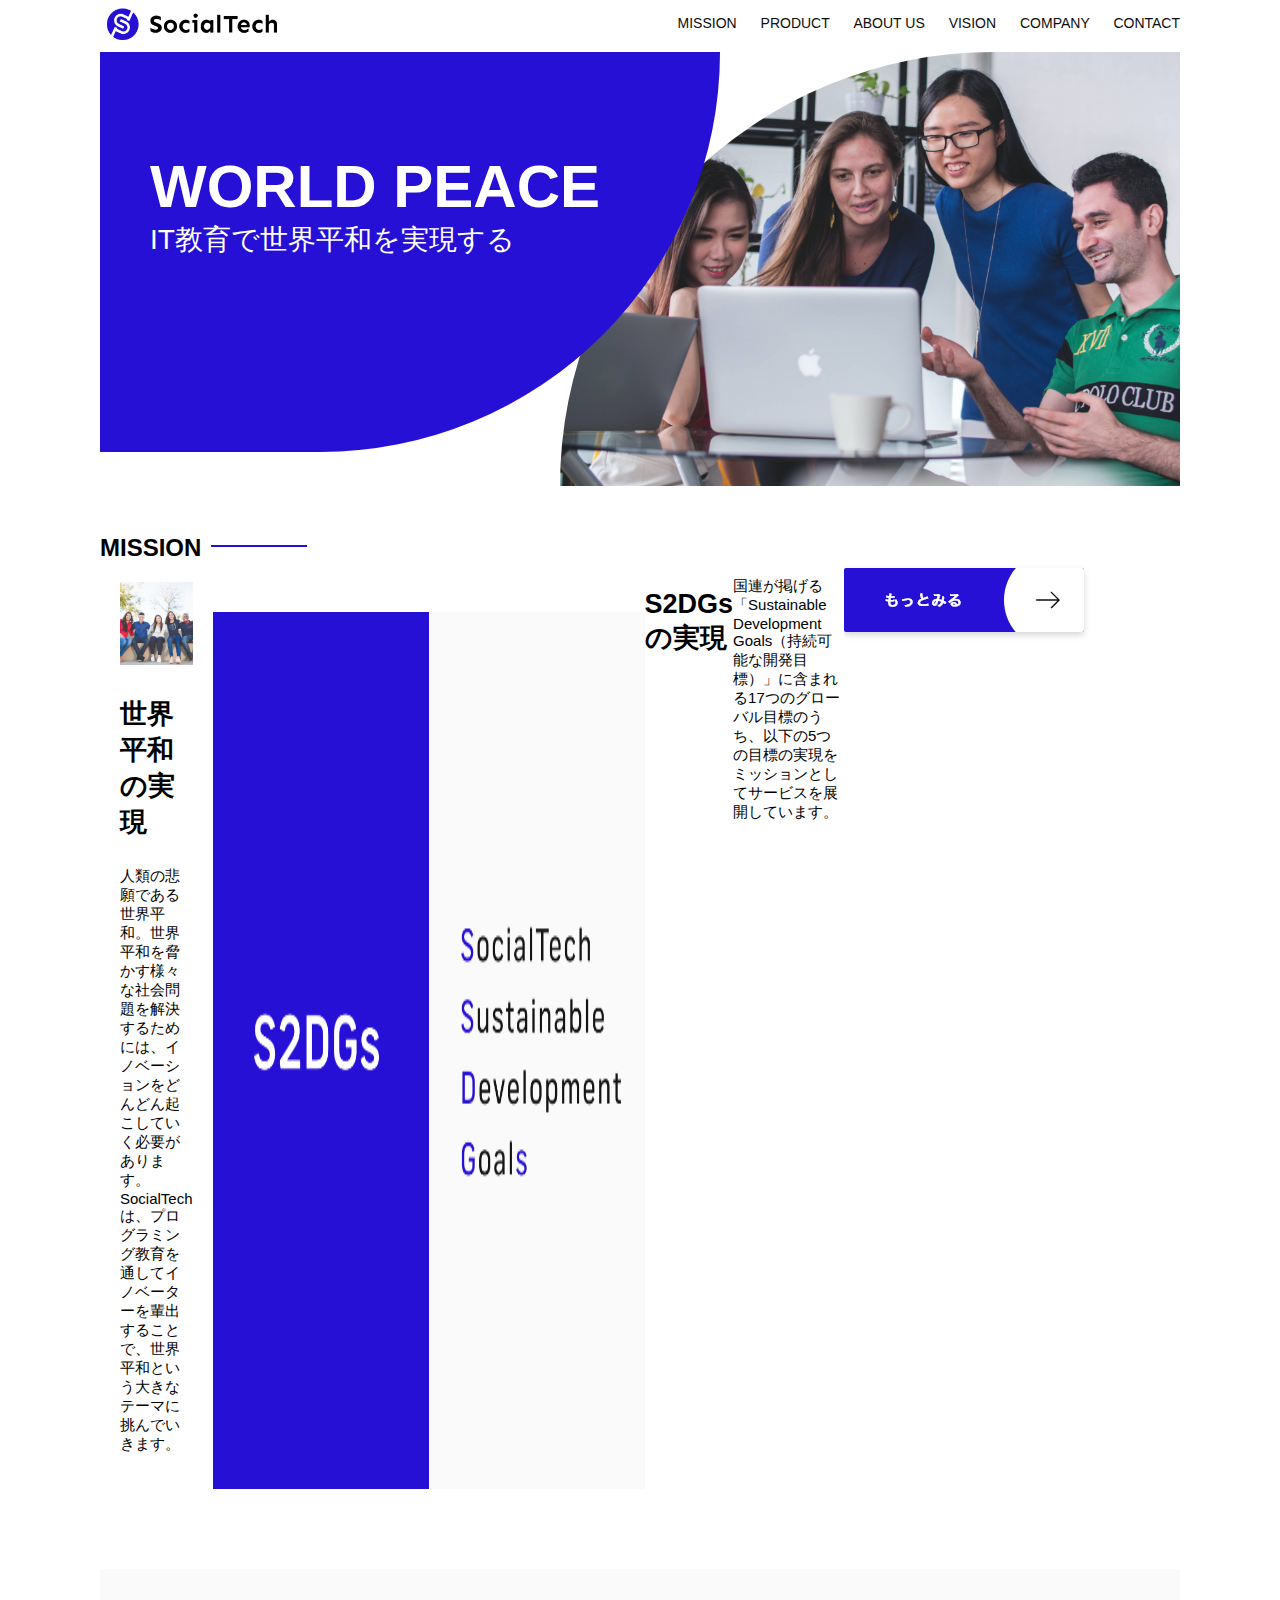
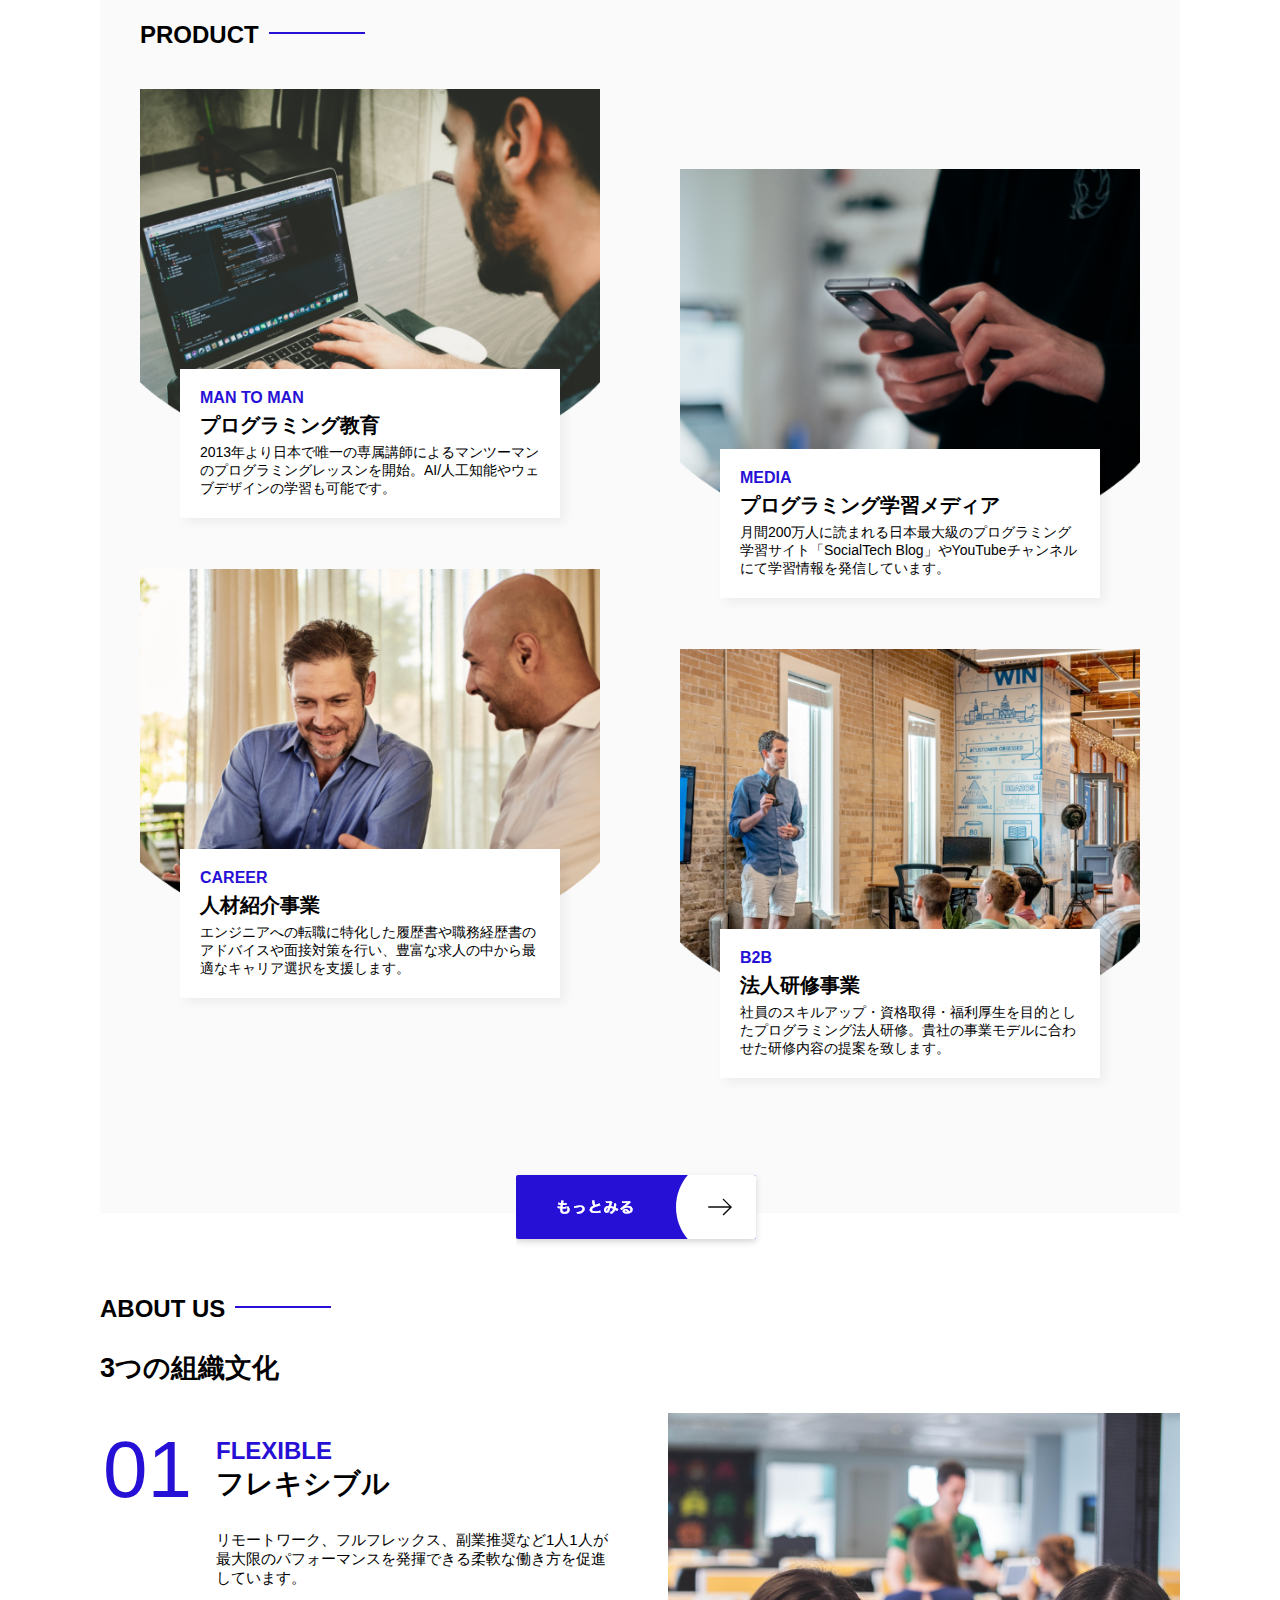
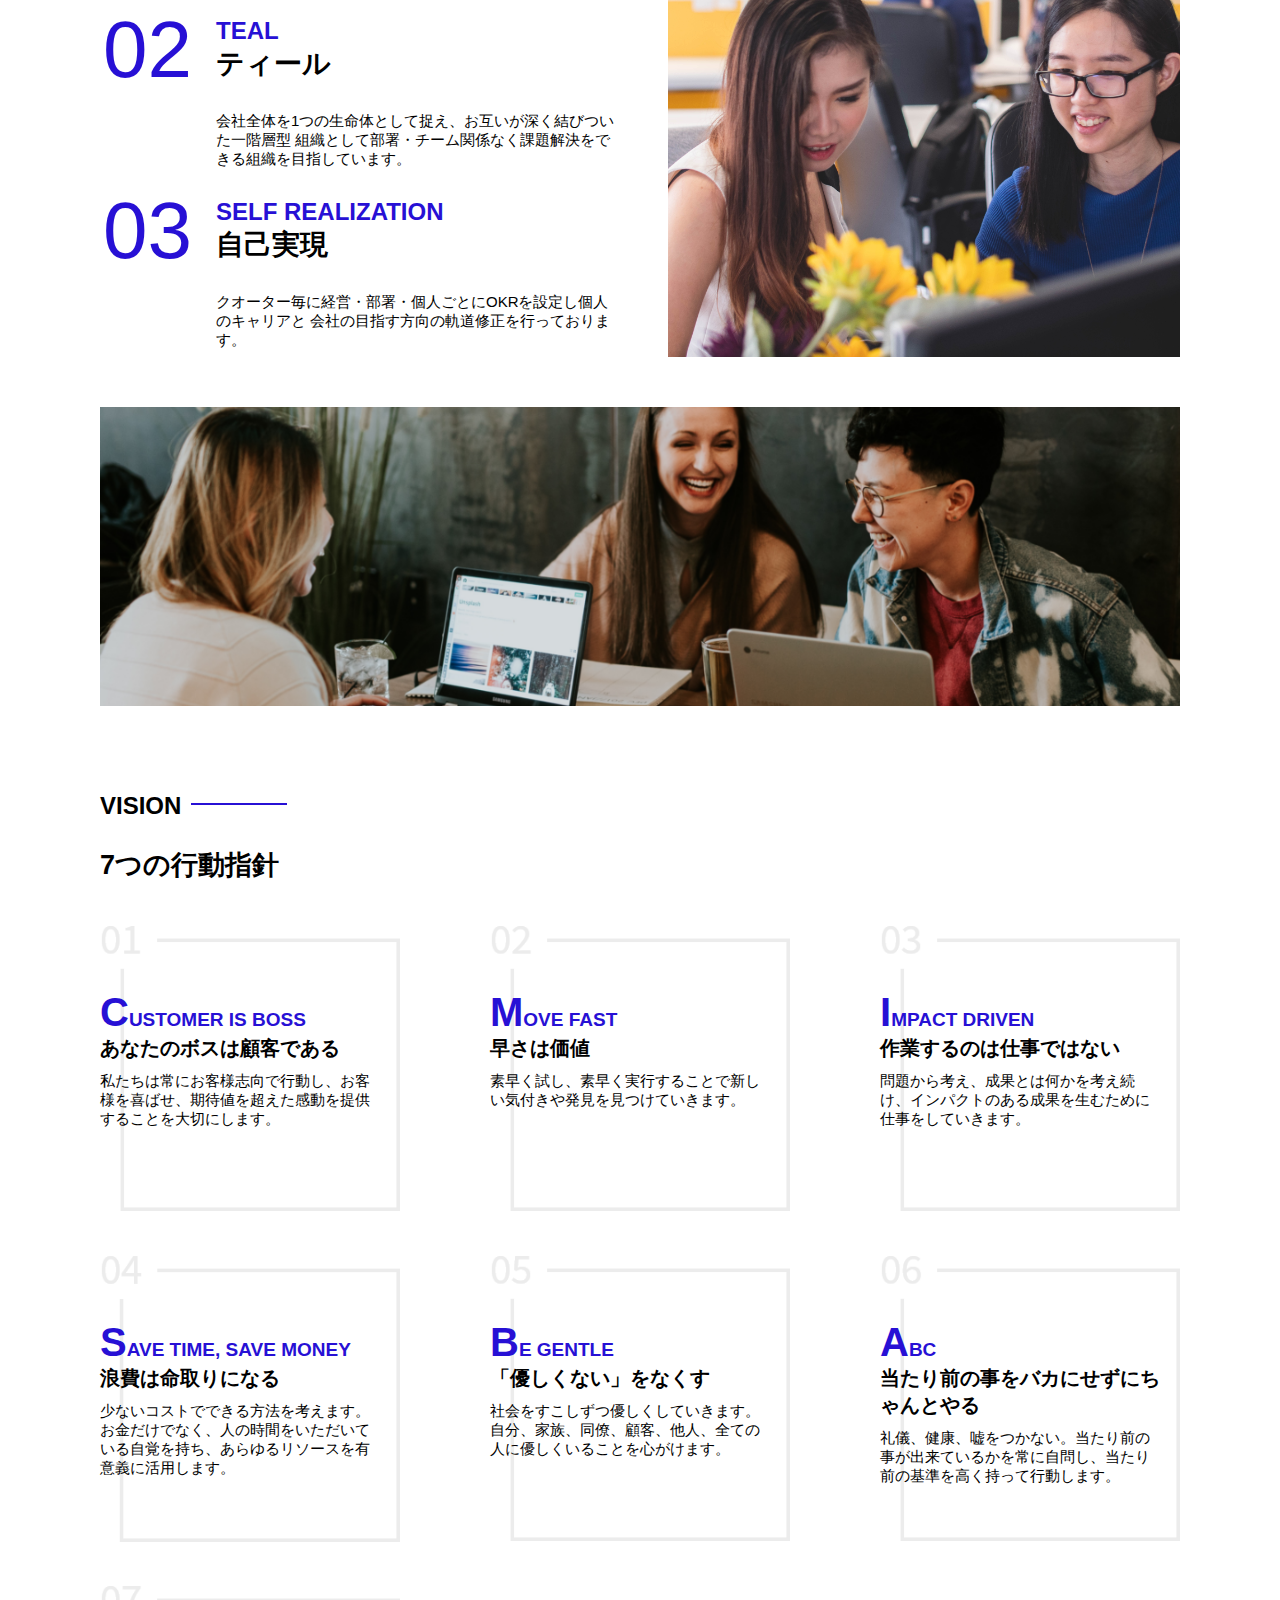
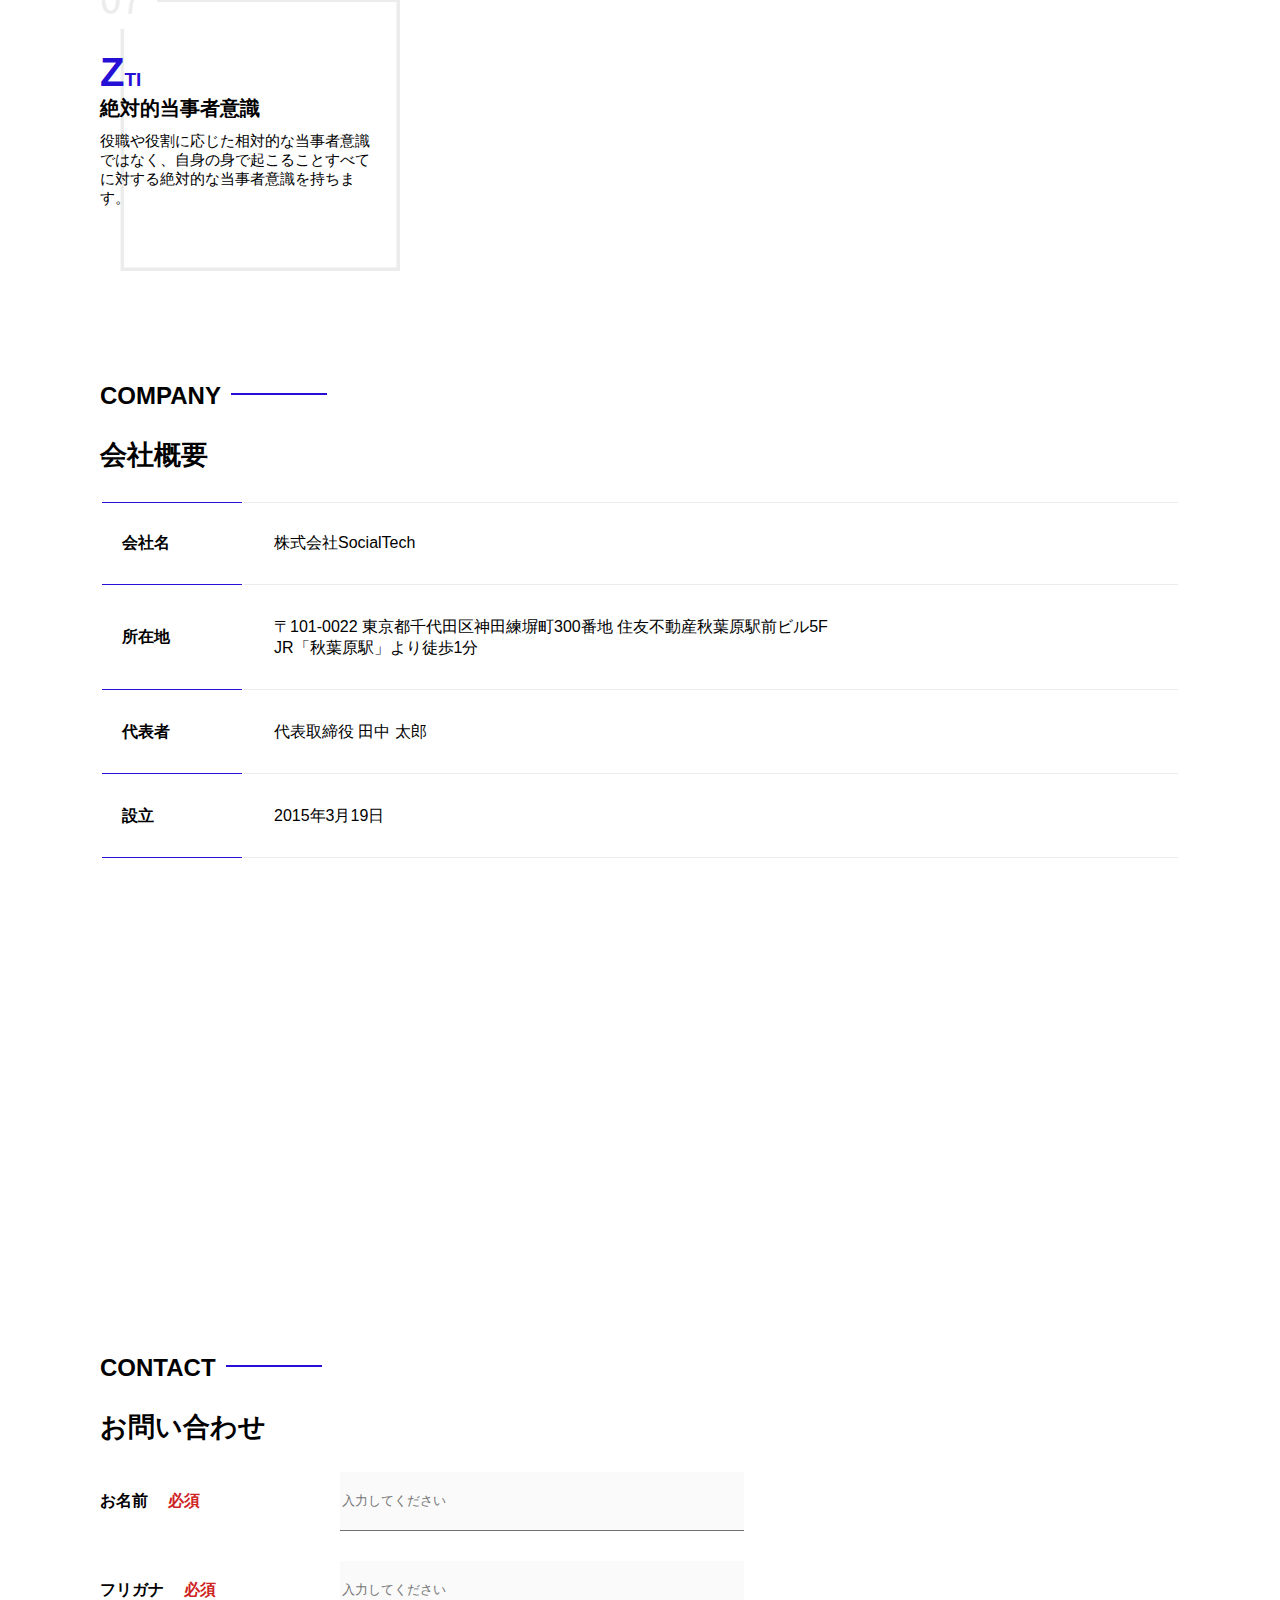
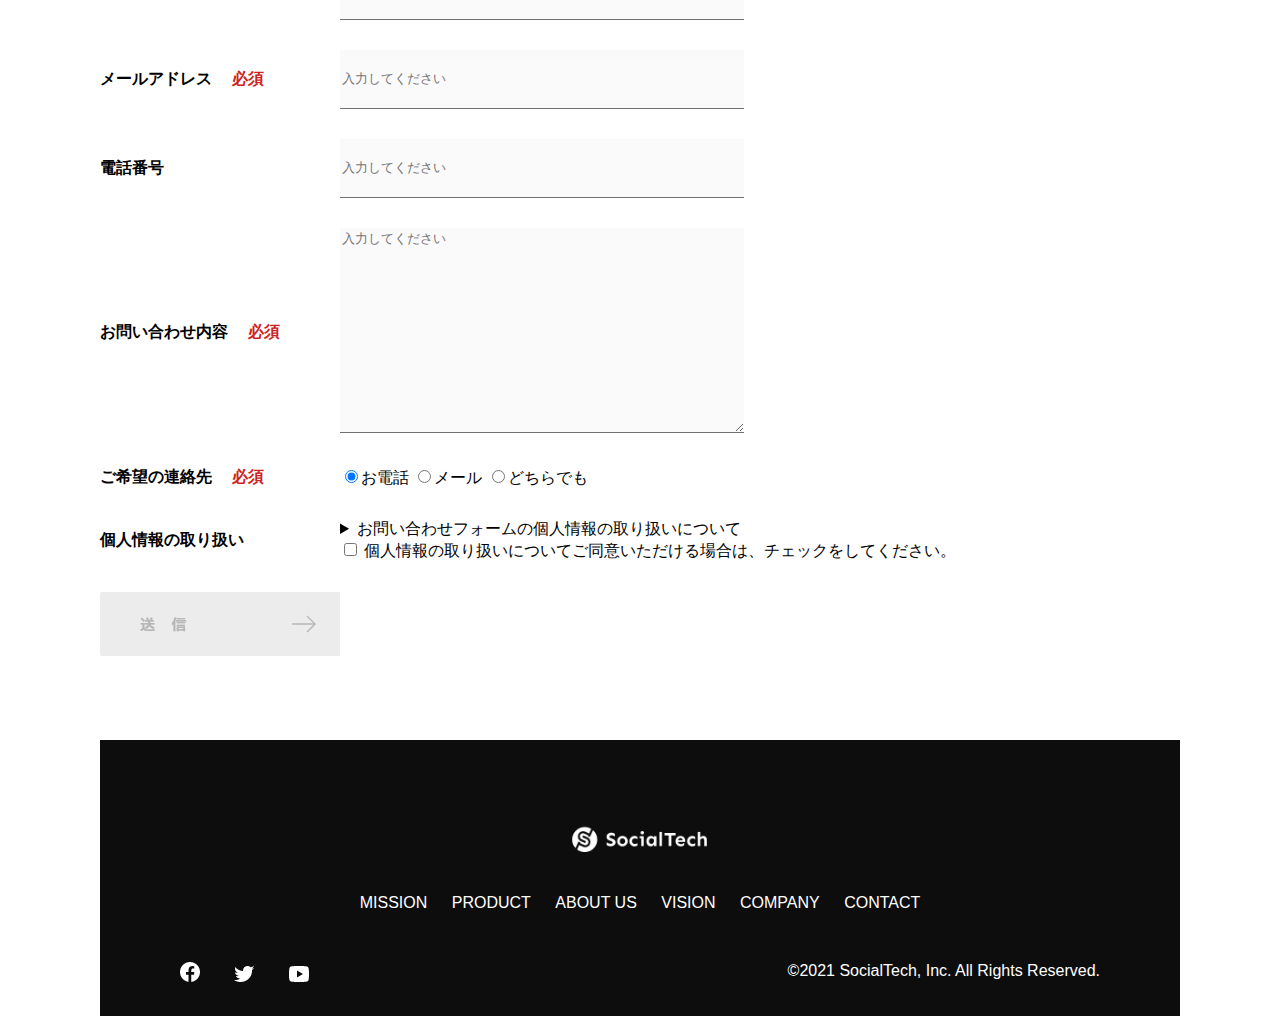
<file: index.html>
<!DOCTYPE html>
<html>
    <head>
        <title>SocialTech</title>
        <meta charset="UTF-8">
        <meta name="description" content="SocialTechはEdTech業界のリーディングカンパニーを目指します。">
        <meta name="viewport" content="width=device-width, initial-scale=1.0">
        <link rel="stylesheet" href="style.css">
    </head>
    <body>
         <!-- ヘッダー -->
        <header>
             <!-- ロゴ -->
     <a href="index.html" id="logo"><img src="images/logo.png" alt="トップページに戻る"></a>

         <!-- PC用ナビゲーション -->
         <nav id="nav-pc">
            <a href="mission.html">MISSION</a>
            <a href="product.html">PRODUCT</a>
            <a href="index.html#aboutus">ABOUT US</a>
            <a href="index.html#vision">VISION</a>
            <a href="index.html#company">COMPANY</a>
            <a href="index.html#contact">CONTACT</a>
                 <!-- スマホ用メニューボタン -->
     <img id="menu-sp" src="images/button-menu.png" alt="ナビゲーションを開く" onclick="document.getElementById('nav-sp').style.display = 'block'">
          <!-- スマホ用ナビゲーション -->
          <nav id="nav-sp">
            <img id="close" src="images/button-close.png" alt="ナビゲーションを閉じる" onclick="document.getElementById('nav-sp').style.display = 'none'">
            <a id="logo-sp" href="index.html" onclick="document.getElementById('nav-sp').style.display = 'none'"><img
                src="images/logo-sp.png" alt="トップページに戻る"></a>
            <a class="menu" href="mission.html" onclick="document.getElementById('nav-sp').style.display = 'none'">MISSION</a>
            <a class="menu" href="product.html" onclick="document.getElementById('nav-sp').style.display = 'none'">PRODUCT</a>
            <a class="menu" href="index.html#aboutus" onclick="document.getElementById('nav-sp').style.display = 'none'">ABOUT
              US</a>
            <a class="menu" href="index.html#vision"
              onclick="document.getElementById('nav-sp').style.display = 'none'">VISION</a>
            <a class="menu" href="index.html#company"
              onclick="document.getElementById('nav-sp').style.display = 'none'">COMPANY</a>
            <a class="menu" href="index.html#contact"
              onclick="document.getElementById('nav-sp').style.display = 'none'">CONTACT</a>
            <div id="sns">
              <a href="https://www.facebook.com/sejuku2013"><img src="images/button-facebook.png" alt="Facebookのリンク"></a>
              <a href="https://twitter.com/samuraijuku"><img src="images/button-twitter.png" alt="Twitterのリンク"></a>
              <a href="https://www.youtube.com/channel/UCCFOQO5aDK0xXam4cUQXT8g"><img src="images/button-youtube.png" alt="YouTubeのリンク"></a>
            </div>
          </nav>
        </header>
        <main>
            <article>
                       <!-- メインビジュアル -->
       <section id="main-visual">
        <div id="main-message">
            <h1>WORLD PEACE</h1>
            <p>IT教育で世界平和を実現する</p>
        </div>
        <img src="images/index/index-main.png" alt="PCの周りに集まる多国籍の仲間たち">
        </section>
               <!--ミッション-->
       <section id="mission">
        <h2 class="index-h2">MISSION</h2>
        <div id="mission-flex">
          <div>
            <img id="mission-photo" src="images/index/index-mission.png" alt="屋外のベンチで写真を撮影する多国籍の仲間たち">
            <h3>世界平和の実現</h3>
            <p>
              人類の悲願である世界平和。世界平和を脅かす様々な社会問題を解決するためには、イノベーションをどんどん起こしていく必要があります。SocialTechは、プログラミング教育を通してイノベーターを輩出することで、世界平和という大きなテーマに挑んでいきます。
            </p>
          </div>
          <img id="s2dgs" src="images/index/s2dgs.png" alt="S2DGs">
          <h3>S2DGsの実現</h3>
          <p>国連が掲げる「Sustainable Development Goals（持続可能な開発目標）」に含まれる17つのグローバル目標のうち、以下の5つの目標の実現をミッションとしてサービスを展開しています。</p>
          <a href="mission.html">
            <img src="images/button-more.png" alt="もっとみる">
          </a>
          <div>
          </div>
        </div>
      </section>
      <section id="product">
        <h2 class="index-h2">PRODUCT</h2>
        <div>
          <div id="product-left">
            <div>
              <img class="product-photo" src="images/index/index-mantoman.png" alt="PCでコードを書く男性">
              <div class="product-explain">
                <span>MAN TO MAN</span>
                <h3>プログラミング教育</h3>
                <p>2013年より日本で唯一の専属講師によるマンツーマンのプログラミングレッスンを開始。AI/人工知能やウェブデザインの学習も可能です。</p>
              </div>
            </div>
            <div>
              <img class="product-photo" src="images/index/index-career.png" alt="笑顔で話し合う2人の男性">
              <div class="product-explain">
                <span>CAREER</span>
                <h3>人材紹介事業</h3>
                <p>エンジニアへの転職に特化した履歴書や職務経歴書のアドバイスや面接対策を行い、豊富な求人の中から最適なキャリア選択を支援します。</p>
              </div>
            </div>
          </div>
          <div id="product-right">
            <div>
              <img class="product-photo" src="images/index/index-media.png" alt="スマートフォンを操作する人">
              <div class="product-explain">
                <span>MEDIA</span>
                <h3>プログラミング学習メディア</h3>
                <p>月間200万人に読まれる日本最大級のプログラミング学習サイト「SocialTech Blog」やYouTubeチャンネルにて学習情報を発信しています。</p>
              </div>
            </div>
            <div>
              <img class="product-photo" src="images/index/index-b2b.png" alt="講演中の男性とそれを聴く人々">
              <div class="product-explain">
                <span>B2B</span>
                <h3>法人研修事業</h3>
                <p>社員のスキルアップ・資格取得・福利厚生を目的としたプログラミング法人研修。貴社の事業モデルに合わせた研修内容の提案を致します。</p>
              </div>
            </div>
          </div>
        </div>
        <div>
          <a id="product-more" href="product.html">
            <img src="images/button-more.png" alt="もっとみる">
          </a>
        </div>
          </div>
        </div>
      </section>
             <!---ABOUT US-->
             <section id="aboutus">
              <h2 class="index-h2">ABOUT US</h2>
              <h3>3つの組織文化</h3>
              <div>
                <table class="culture-table">
                  <tr>
                    <td>
                      <span class="culture-num">01</span>
                    </td>
                    <td>
                      <span class="culture-en">FLEXIBLE</span>
                      <span class="culture-jp">フレキシブル</span>
                    </td>
                  </tr>
                  <tr>
                    <td>
                      <!--空のセル-->
                    </td>
                    <td>
                      <p class="culture-description">
                        リモートワーク、フルフレックス、副業推奨など1人1人が最大限のパフォーマンスを発揮できる柔軟な働き方を促進しています。
                      </p>
                    </td>
                  </tr>
                  <tr>
                    <td>
                      <span class="culture-num">02</span>
                    </td>
                    <td>
                      <span class="culture-en">TEAL</span>
                      <span class="culture-jp">ティール</span>
                    </td>
                  </tr>
                  <tr>
                    <td>
                      <!--空のセル-->
                    </td>
                    <td>
                      <p class="culture-description">
                        会社全体を1つの生命体として捉え、お互いが深く結びついた一階層型
                        組織として部署・チーム関係なく課題解決をできる組織を目指しています。
                      </p>
                    </td>
                  </tr>
                  <tr>
                    <td>
                      <span class="culture-num">03</span>
                    </td>
                    <td>
                      <span class="culture-en">SELF REALIZATION</span>
                      <span class="culture-jp">自己実現</span>
                    </td>
                  </tr>
                  <tr>
                    <td>
                      <!--空のセル-->
                    </td>
                    <td>
                      <p class="culture-description">
                        クオーター毎に経営・部署・個人ごとにOKRを設定し個人のキャリアと
                        会社の目指す方向の軌道修正を行っております。
                      </p>
                    </td>
                  </tr>
                </table>
                <img class="culture-img" src="images/index/index-aboutus1.png" alt="笑顔で話し合う2人の女性">
              </div>
              <img class="culture-img2" src="images/index/index-aboutus2.png" alt="笑顔で話し合う3人の男女">
            </section>
                   <!-- VISION -->
       <section id="vision">
        <h2 class="index-h2">VISION</h2>
        <h3>7つの行動指針</h3>
        <div>
          <div class="vision-box">
            <img src="images/index/vision-01.png" alt="01">
            <span>
              <h4>CUSTOMER IS BOSS</h4>
              <h5>あなたのボスは顧客である</h5>
              <p>私たちは常にお客様志向で行動し、お客様を喜ばせ、期待値を超えた感動を提供することを大切にします。</p>
            </span>
          </div>
          <div class="vision-box">
            <img src="images/index/vision-02.png" alt="02">
            <span>
              <h4>MOVE FAST</h4>
              <h5>早さは価値</h5>
              <p>素早く試し、素早く実行することで新しい気付きや発見を見つけていきます。</p>
            </span>
          </div>
          <div class="vision-box">
            <img src="images/index/vision-03.png" alt="03">
            <span>
              <h4>IMPACT DRIVEN</h4>
              <h5>作業するのは仕事ではない</h5>
              <p>問題から考え、成果とは何かを考え続け、インパクトのある成果を生むために仕事をしていきます。</p>
            </span>
          </div>
          <div class="vision-box">
            <img src="images/index/vision-04.png" alt="04">
            <span>
              <h4>SAVE TIME, SAVE MONEY</h4>
              <h5>浪費は命取りになる</h5>
              <p>少ないコストでできる方法を考えます。お金だけでなく、人の時間をいただいている自覚を持ち、あらゆるリソースを有意義に活用します。</p>
            </span>
          </div>
          <div class="vision-box">
            <img src="images/index/vision-05.png" alt="05">
            <span>
              <h4>BE GENTLE</h4>
              <h5>「優しくない」をなくす</h5>
              <p>社会をすこしずつ優しくしていきます。自分、家族、同僚、顧客、他人、全ての人に優しくいることを心がけます。</p>
            </span>
          </div>
          <div class="vision-box">
            <img src="images/index/vision-06.png" alt="06">
            <span>
              <h4>ABC</h4>
              <h5>当たり前の事をバカにせずにちゃんとやる</h5>
              <p>礼儀、健康、嘘をつかない。当たり前の事が出来ているかを常に自問し、当たり前の基準を高く持って行動します。</p>
            </span>
          </div>
          <div class="vision-box">
            <img src="images/index/vision-07.png" alt="07">
            <span>
              <h4>ZTI</h4>
              <h5>絶対的当事者意識</h5>
              <p>役職や役割に応じた相対的な当事者意識ではなく、自身の身で起こることすべてに対する絶対的な当事者意識を持ちます。</p>
            </span>
          </div>
        </div>
      </section>
            <!-- COMPANY -->
            <section id="company">
              <h2 class="index-h2">COMPANY</h2>
              <h3>会社概要</h3>
              <table id="company-table">
                <tr>
                  <th class="tableheader-first">会社名</th>
                  <td class="cell-first">株式会社SocialTech</td>
                </tr>
                <tr>
                  <th class="tableheader">所在地</th>
                  <td class="cell">〒101-0022 東京都千代田区神田練塀町300番地 住友不動産秋葉原駅前ビル5F<br>JR「秋葉原駅」より徒歩1分</td>
                </tr>
                <tr>
                  <th class="tableheader">代表者</th>
                  <td class="cell">代表取締役 田中 太郎</td>
                </tr>
                <tr>
                  <th class="tableheader">設立</th>
                  <td class="cell">2015年3月19日</td>
                </tr>
              </table>
              <iframe
              src="https://www.google.com/maps/embed?pb=!1m18!1m12!1m3!1d3240.0688551336807!2d139.7720776771055!3d35.69992317258124!2m3!1f0!2f0!3f0!3m2!1i1024!2i768!4f13.1!3m3!1m2!1s0x60188fee13660e23%3A0x77137876edf742ac!2z5L2P5Y-L5LiN5YuV55Sj56eL6JGJ5Y6f6aeF5YmN44OT44Or!5e0!3m2!1sja!2sjp!4v1704858013291!5m2!1sja!2sjp"
              style="border:0;" allowfullscreen="" loading="lazy">
            </iframe>
            </section>
                  <!-- お問い合わせフォーム -->
       <section id="contact">
        <h2 class="index-h2">CONTACT</h2>
        <h3>お問い合わせ</h3>
        <form>
          <div>
            <div class="contact-heading">
              <label class="contact-label">お名前<span class="contact-span">必須</span></label>
            </div>
            <div>
              <input type="text" name="name" placeholder="入力してください" class="contact-textbox">
            </div>
          </div>
          <div>
            <div class="contact-heading">
              <label class="contact-label">フリガナ<span class="contact-span">必須</span></label>
            </div>
            <div>
              <input type="text" name="hurigana" placeholder="入力してください" class="contact-textbox">
            </div>
          </div>
          <div>
            <div class="contact-heading">
              <label class="contact-label">メールアドレス<span class="contact-span">必須</span></label>
            </div>
            <div>
              <input type="text" name="email" placeholder="入力してください" class="contact-textbox">
            </div>
          </div>
          <div>
            <div class="contact-heading">
              <label class="contact-label">電話番号</label>
            </div>
            <div>
              <input type="text" name="tel" placeholder="入力してください" class="contact-textbox">
            </div>
          </div>
          <div>
            <div class="contact-heading">
              <label class="contact-label">お問い合わせ内容<span class="contact-span">必須</span></label>
            </div>
            <div>
              <textarea class="contact-textarea" placeholder="入力してください" name="message"></textarea>
            </div>
          </div>
          <div>
            <div class="contact-heading">
              <label class="contact-label">ご希望の連絡先<span class="contact-span">必須</span></label>
            </div>
            <div>
              <input class="radiobutton" type="radio" value="tel" name="contact" checked><label>お電話</label>
              <input class="radiobutton" type="radio" value="mail" name="contact"><label>メール</label>
              <input class="radiobutton" type="radio" value="both" name="contact"><label>どちらでも</label>
            </div>
          </div>
          <div>
            <div class="contact-heading">
              <label class="contact-label">個人情報の取り扱い</label>
            </div>
            <div>
              <details>
                <summary>お問い合わせフォームの個人情報の取り扱いについて</summary>
                <div>
                  <span>１．組織の名称又は氏名</span><br>
                  株式会社SocialTech<br><br>
                  <span>２．個人情報保護管理者（若しくはその代理人）の氏名又は職名、所属及び連絡先
                    鈴木 一郎 コーポレート部</span><br>
                  メールアドレス：samurai@example.com<br>
                  TEL：03-1234-5678<br>
                  <span>３．個人情報の利用目的</span><br>
                  ・本サービス及び本サービスに関連する情報の提供又はそれらに関する連絡のため<br>
                  ・ユーザーの本人確認のため<br>
                  ・当社サービスのご案内のため<br>
                  ・当社の商品等の広告または宣伝（電子メールによるものを含むものとします。）<br><br>
                  <span>４．個人情報の取り扱い業務の委託</span><br>
                  個人情報の取扱業務の全部または一部を外部に業務委託する場合があります。<br>
                  その際、弊社は、個人情報を適切に保護できる管理体制を敷き実行していることを条件として<br>
                  委託先を厳選したうえで、機密保持契約を委託先と締結し、お客様の個人情報を厳密に管理させます。<br><br>
                  <span>５．個人情報の開示等の請求</span><br>
                  お客様は、弊社に対してご自身の個人情報の開示等（利用目的の通知、開示、内容の訂正・追加・削除、利用の停止または消去、第三者への提供の停止）に関して、当社問合わせ窓口に申し出ることができます。<br>
                  その際、弊社はお客様ご本人を確認させていただいたうえで、合理的な期間内に対応いたします。<br><br>
                  なお、個人情報に関する弊社問合わせ先は、次の通りです。<br><br>
                  株式会社SocialTech　個人情報問合せ窓口<br>
                  〒101-0022 東京都千代田区神田練塀町300番地 住友不動産秋葉原駅前ビル5F<br>
                  メールアドレス：samurai@example.com　TEL：03-1234-5678<br><br>
                  <span>６．個人情報を提供されることの任意性について</span><br><br>
                  お客様がご自身の個人情報を弊社に提供されるか否かは、お客様のご判断によりますが、もしご提供されない場合には、適切なサービスが提供できない場合がありますので予めご了承ください。
                </div>
              </details>
              <input type="checkbox" name="agree">
              <span>個人情報の取り扱いについてご同意いただける場合は、チェックをしてください。</span>
            </div>
          </div>
          <input type="image" src="images/button-submit.png" alt="送信する">
        </form>
      </section>
            </article>
            <footer>
              <div id="footer-logo">
                <img src="images/logo-sp.png" alt="SocialTech">
              </div>
              <div id="footer-link">
                <a href="mission.html">MISSION</a>
                <a href="product.html">PRODUCT</a>
                <a href="index.html#aboutus">ABOUT US</a>
                <a href="index.html#vision">VISION</a>
                <a href="index.html#company">COMPANY</a>
                <a href="index.html#contact">CONTACT</a>
              </div>
              <div id="sns-footer">
                <a href="https://www.facebook.com/sejuku2013"><img src="images/button-facebook.png" alt="Facebookのリンク"></a>
                <a href="https://twitter.com/samuraijuku"><img src="images/button-twitter.png" alt="Twitterのリンク"></a>
                <a href="https://www.youtube.com/channel/UCCFOQO5aDK0xXam4cUQXT8g"><img src="images/button-youtube.png" alt="YouTubeのリンク"></a>
                <span id="copyright">&copy;2021 SocialTech, Inc. All Rights Reserved. </span>
              </div>
            </footer>
          </main>
    </body>
</html>
</file>
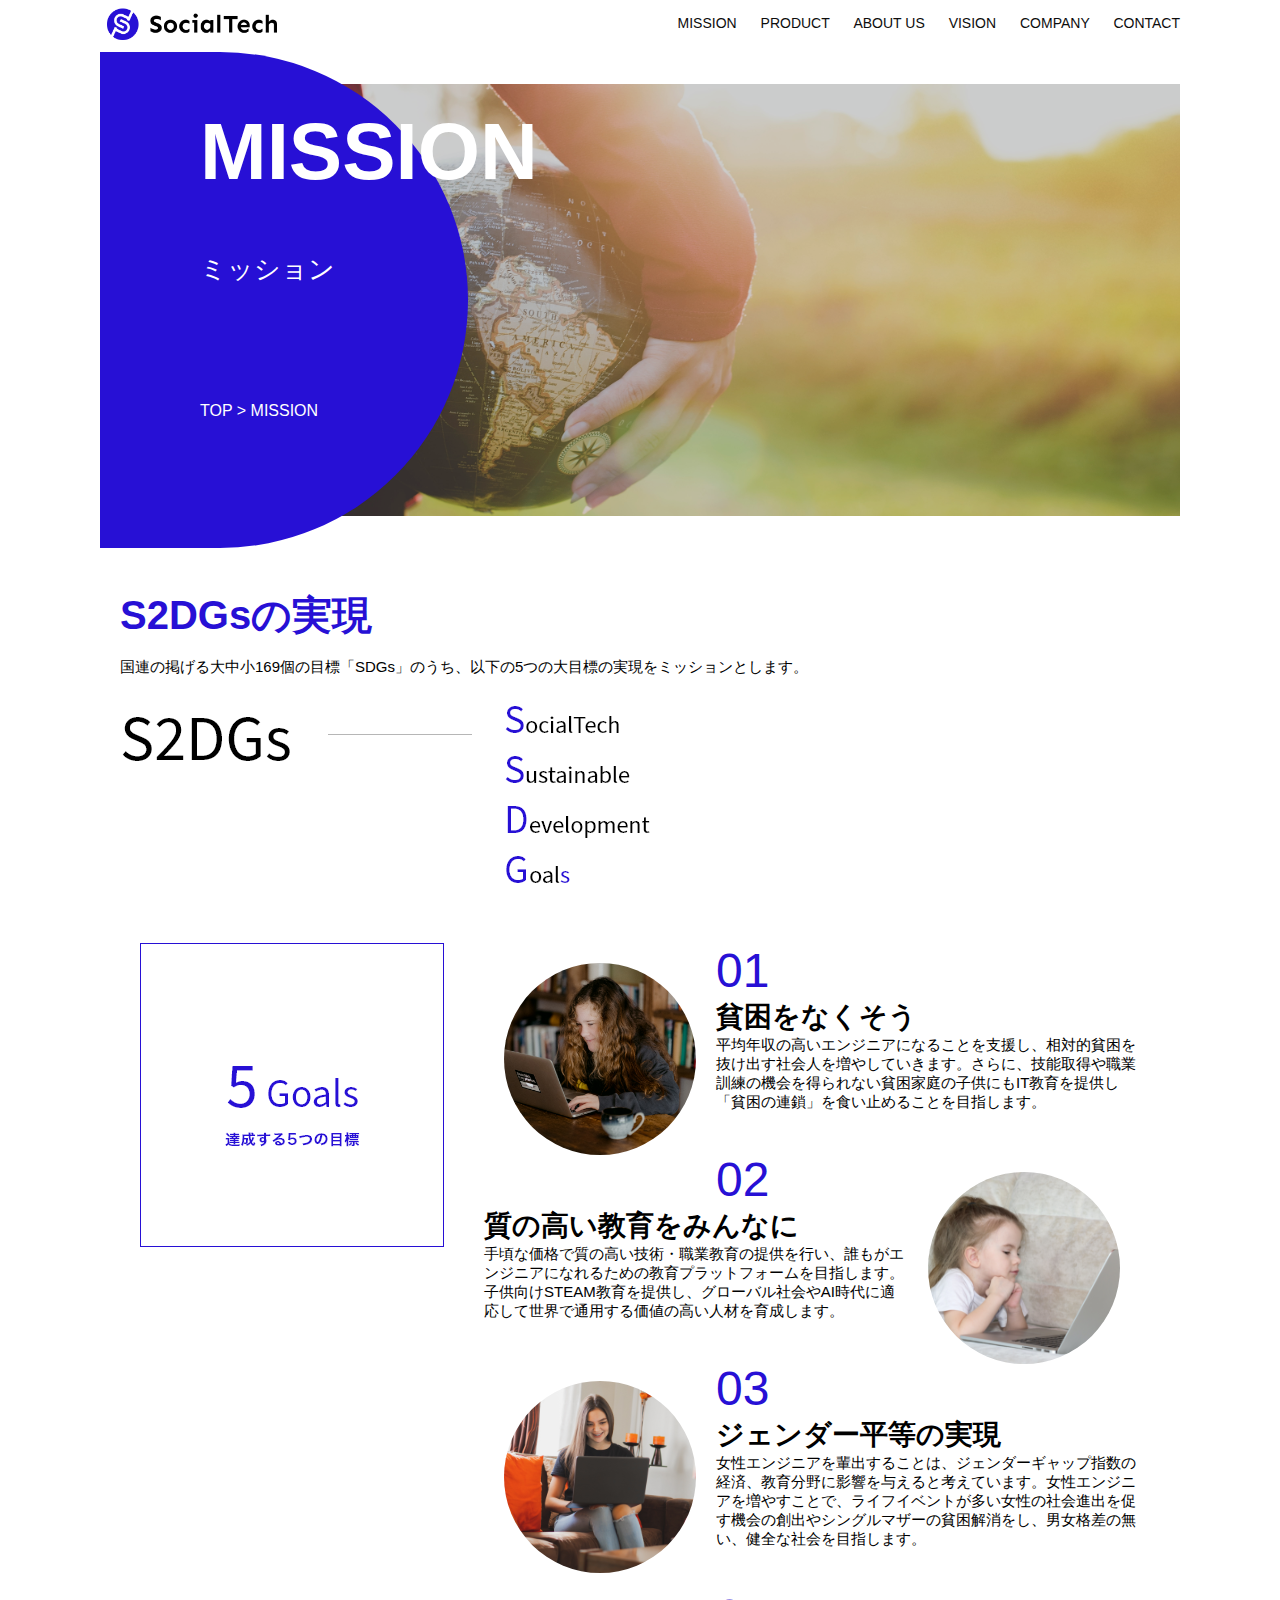
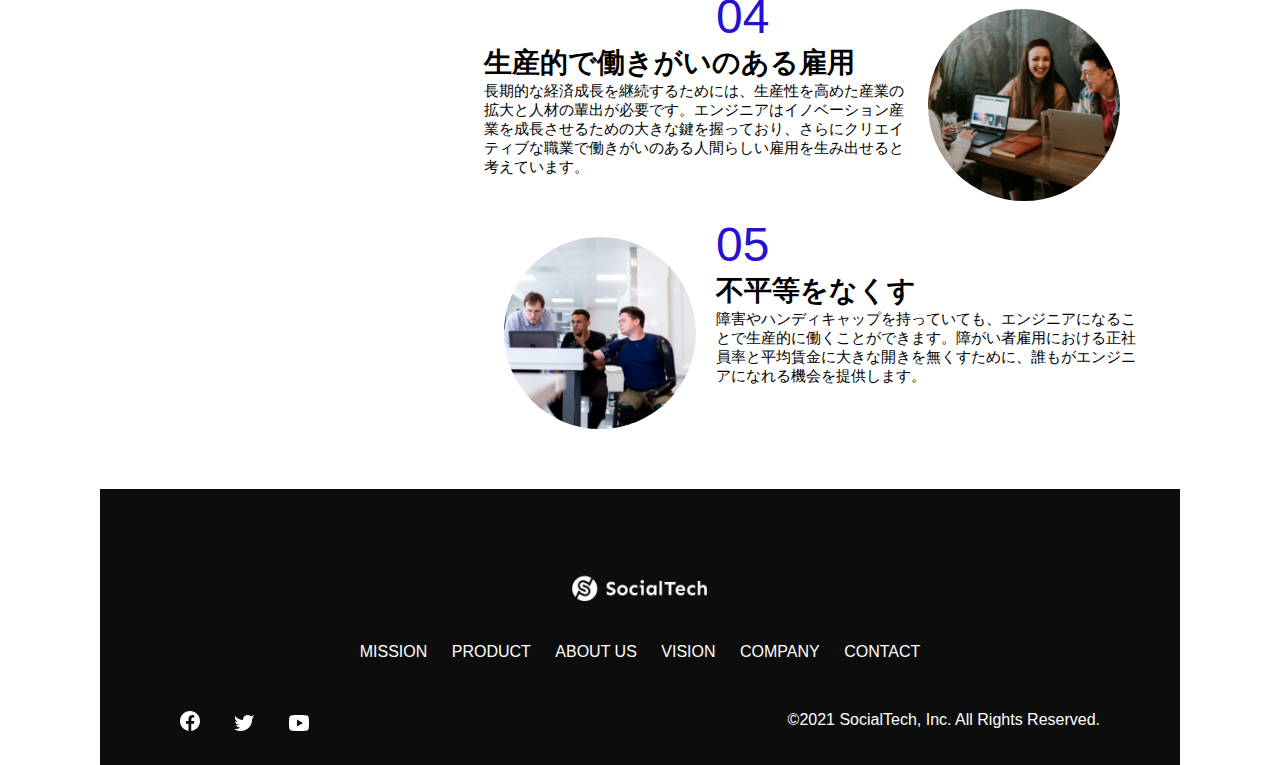
<file: mission.html>
<!DOCTYPE html>
<html>
<head>
  <title>SocialTech - MISSION ミッション -</title>
  <meta charset="UTF-8">
  <meta name="description" content="SocialTechが目指す5つの目標（S2DGs）を紹介します">
  <meta name="viewport" content="width=device-width, initial-scale=1.0">
  <link rel="stylesheet" href="style.css">
</head>

<body>
  <!-- ヘッダー -->
  <header>
    <!-- ロゴ -->
    <a href="index.html" id="logo"><img src="images/logo.png" alt="トップページに戻る"></a>

    <!-- PC用ナビゲーション -->
    <nav id="nav-pc">
      <a href="mission.html">MISSION</a>
      <a href="product.html">PRODUCT</a>
      <a href="index.html#aboutus">ABOUT US</a>
      <a href="index.html#vision">VISION</a>
      <a href="index.html#company">COMPANY</a>
      <a href="index.html#contact">CONTACT</a>
    </nav>

    <!-- スマホ用メニューボタン -->
    <img id="menu-sp" src="images/button-menu.png" alt="ナビゲーションを開く" onclick="document.getElementById('nav-sp').style.display = 'block'">

    <!-- スマホ用ナビゲーション -->
    <nav id="nav-sp">
      <img id="close" src="images/button-close.png" alt="ナビゲーションを閉じる" onclick="document.getElementById('nav-sp').style.display = 'none'">
      <a id="logo-sp" href="index.html" onclick="document.getElementById('nav-sp').style.display = 'none'"><img
          src="images/logo-sp.png" alt="トップページに戻る"></a>
      <a class="menu" href="mission.html" onclick="document.getElementById('nav-sp').style.display = 'none'">MISSION</a>
      <a class="menu" href="product.html" onclick="document.getElementById('nav-sp').style.display = 'none'">PRODUCT</a>
      <a class="menu" href="index.html#aboutus" onclick="document.getElementById('nav-sp').style.display = 'none'">ABOUT
        US</a>
      <a class="menu" href="index.html#vision"
        onclick="document.getElementById('nav-sp').style.display = 'none'">VISION</a>
      <a class="menu" href="index.html#company"
        onclick="document.getElementById('nav-sp').style.display = 'none'">COMPANY</a>
      <a class="menu" href="index.html#contact"
        onclick="document.getElementById('nav-sp').style.display = 'none'">CONTACT</a>
      <div id="sns">
        <a href="https://www.facebook.com/sejuku2013"><img src="images/button-facebook.png" alt="Facebookのリンク"></a>
        <a href="https://twitter.com/samuraijuku"><img src="images/button-twitter.png" alt="Twitterのリンク"></a>
        <a href="https://www.youtube.com/channel/UCCFOQO5aDK0xXam4cUQXT8g"><img src="images/button-youtube.png" alt="YouTubeのリンク"></a>
      </div>
    </nav>
  </header>
  <main>
    <article>
        <section id="mission-main">
            <div id="mission-title">
              <h1>MISSION</h1>
              <span>ミッション</span>
              <div>TOP > MISSION</div>
            </div>
          </section>
          <section id="mission-s2dgs">
            <h2 class="mission-h2">S2DGsの実現</h2>
            <p>国連の掲げる大中小169個の目標「SDGs」のうち、以下の5つの大目標の実現をミッションとします。</p>
            <img src="images/mission/mission-s2dgs.png" alt="S2DGs">
          </section>
          <section id="mission-5goals">
            <div>
              <img id="s2dgs-image" src="images/mission/mission-5goals.png" alt="5Goals">
            </div>
            <div>
                <div>
                  <img class="fivegoals-image-left" src="images/mission/mission-5goals01.png" alt="PCを操作する女の子">
                  <span class="fivegoals-number">01</span>
                  <h3 class="fivegoals-h3">貧困をなくそう</h3>
                  <p class="fivegoals-p">
                    平均年収の高いエンジニアになることを支援し、相対的貧困を抜け出す社会人を増やしていきます。さらに、技能取得や職業訓練の機会を得られない貧困家庭の子供にもIT教育を提供し「貧困の連鎖」を食い止めることを目指します。
                  </p>
                </div>
        
                <div>
                  <img class="fivegoals-image-right" src="images/mission/mission-5goals02.png" alt="PCを見つめる小さい女の子">
                  <span class="fivegoals-number">02</span>
                  <h3 class="fivegoals-h3">質の高い教育をみんなに</h3>
                  <p class="fivegoals-p">
                    手頃な価格で質の高い技術・職業教育の提供を行い、誰もがエンジニアになれるための教育プラットフォームを目指します。子供向けSTEAM教育を提供し、グローバル社会やAI時代に適応して世界で通用する価値の高い人材を育成します。
                  </p>
                </div>
        
                <div>
                  <img class="fivegoals-image-left" src="images/mission/mission-5goals03.png" alt="PCを操作する女性">
                  <span class="fivegoals-number">03</span>
                  <h3 class="fivegoals-h3">ジェンダー平等の実現</h3>
                  <p class="fivegoals-p">
                    女性エンジニアを輩出することは、ジェンダーギャップ指数の経済、教育分野に影響を与えると考えています。女性エンジニアを増やすことで、ライフイベントが多い女性の社会進出を促す機会の創出やシングルマザーの貧困解消をし、男女格差の無い、健全な社会を目指します。
                  </p>
                </div>
        
                <div>
                  <img class="fivegoals-image-right" src="images/mission/mission-5goals04.png" alt="笑顔で話し合う3人の男女">
                  <span class="fivegoals-number">04</span>
                  <h3 class="fivegoals-h3">生産的で働きがいのある雇用</h3>
                  <p class="fivegoals-p">
                    長期的な経済成長を継続するためには、生産性を高めた産業の拡大と人材の輩出が必要です。エンジニアはイノベーション産業を成長させるための大きな鍵を握っており、さらにクリエイティブな職業で働きがいのある人間らしい雇用を生み出せると考えています。
                  </p>
                </div>
        
                <div>
                  <img class="fivegoals-image-left" src="images/mission/mission-5goals05.png" alt="障害を持つ男性が生き生きと働く様子">
                  <span class="fivegoals-number">05</span>
                  <h3 class="fivegoals-h3">不平等をなくす</h3>
                  <p class="fivegoals-p">
                    障害やハンディキャップを持っていても、エンジニアになることで生産的に働くことができます。障がい者雇用における正社員率と平均賃金に大きな開きを無くすために、誰もがエンジニアになれる機会を提供します。
                  </p>
                </div>
              </div>
          </section>
    </article>
    <footer>
      <div id="footer-logo">
        <img src="images/logo-sp.png" alt="SocialTech">
      </div>
      <div id="footer-link">
        <a href="mission.html">MISSION</a>
        <a href="product.html">PRODUCT</a>
        <a href="index.html#aboutus">ABOUT US</a>
        <a href="index.html#vision">VISION</a>
        <a href="index.html#company">COMPANY</a>
        <a href="index.html#contact">CONTACT</a>
      </div>
      <div id="sns-footer">
        <a href="https://www.facebook.com/sejuku2013"><img src="images/button-facebook.png" alt="Facebookのリンク"></a>
        <a href="https://twitter.com/samuraijuku"><img src="images/button-twitter.png" alt="Twitterのリンク"></a>
        <a href="https://www.youtube.com/channel/UCCFOQO5aDK0xXam4cUQXT8g"><img src="images/button-youtube.png" alt="YouTubeのリンク"></a>
        <span id="copyright">&copy;2021 SocialTech, Inc. All Rights Reserved. </span>
      </div>
    </footer>
  </main>
</body>

</html>
</file>
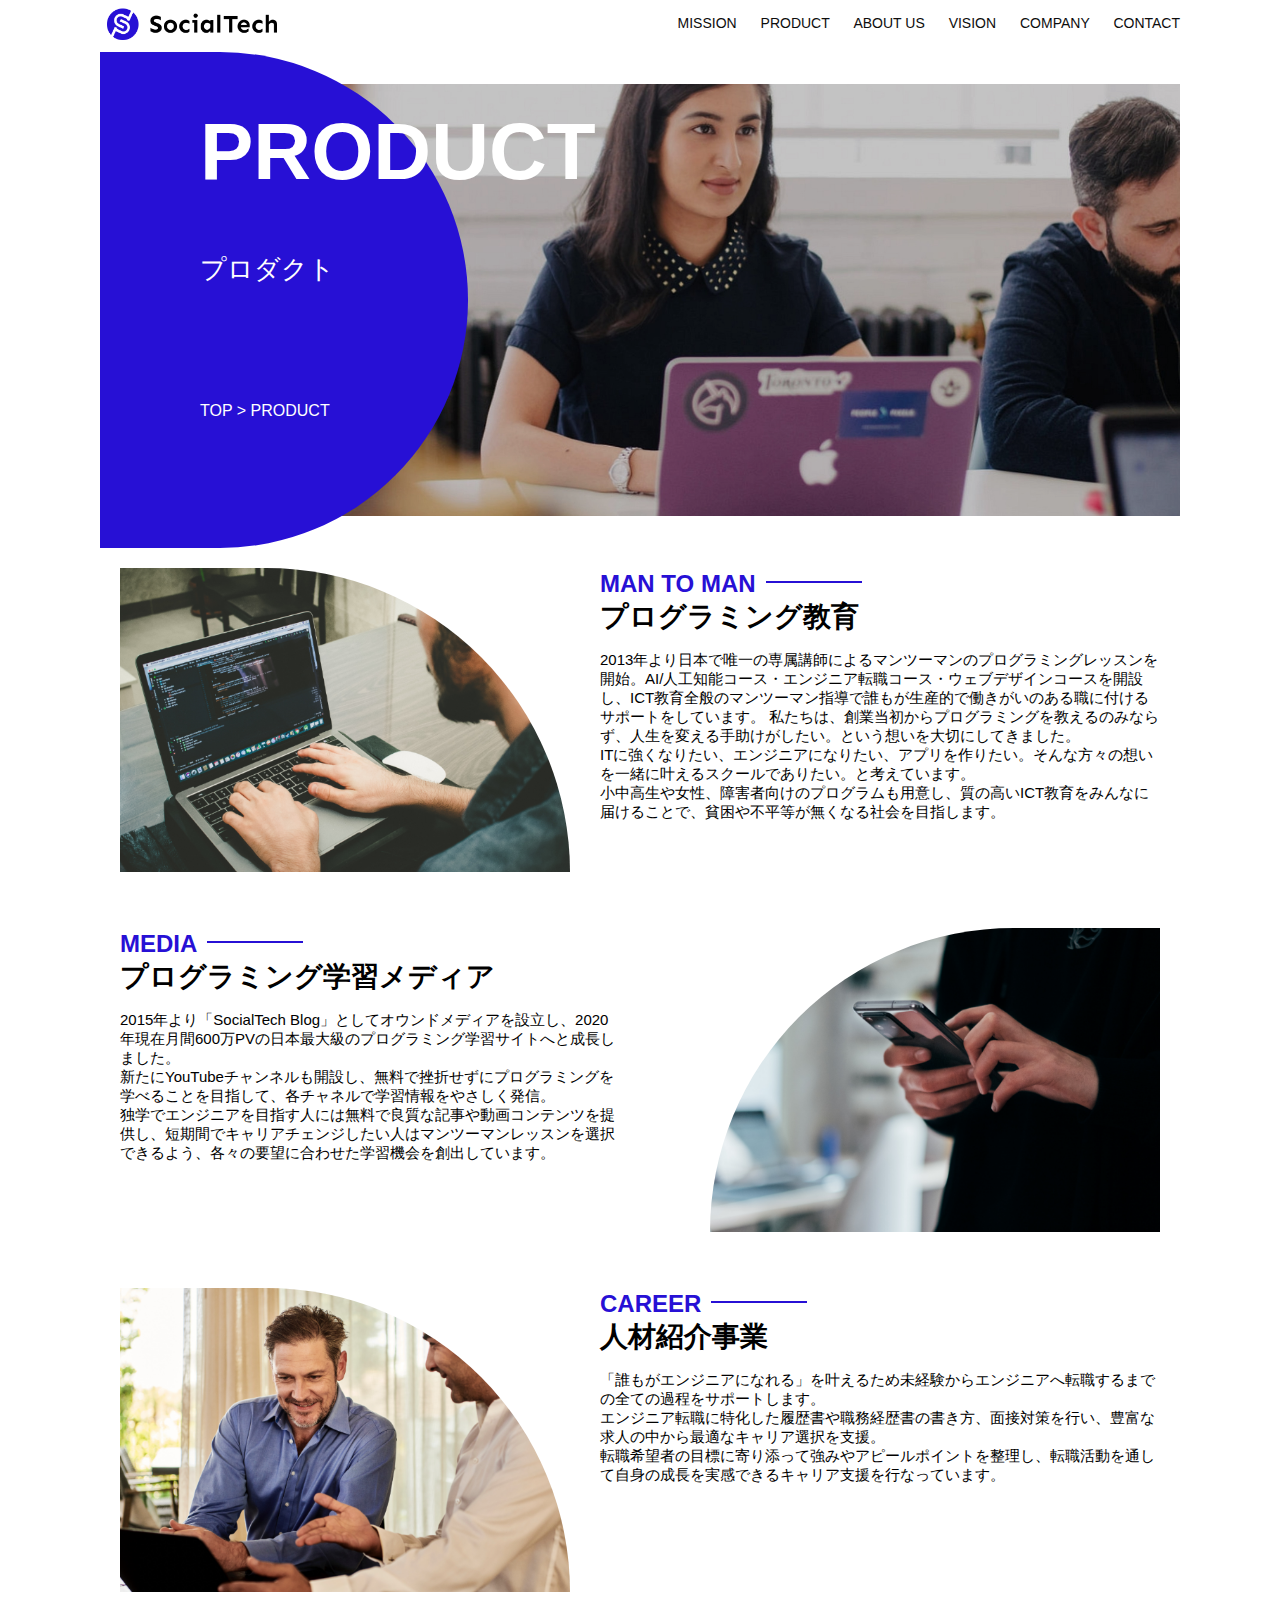
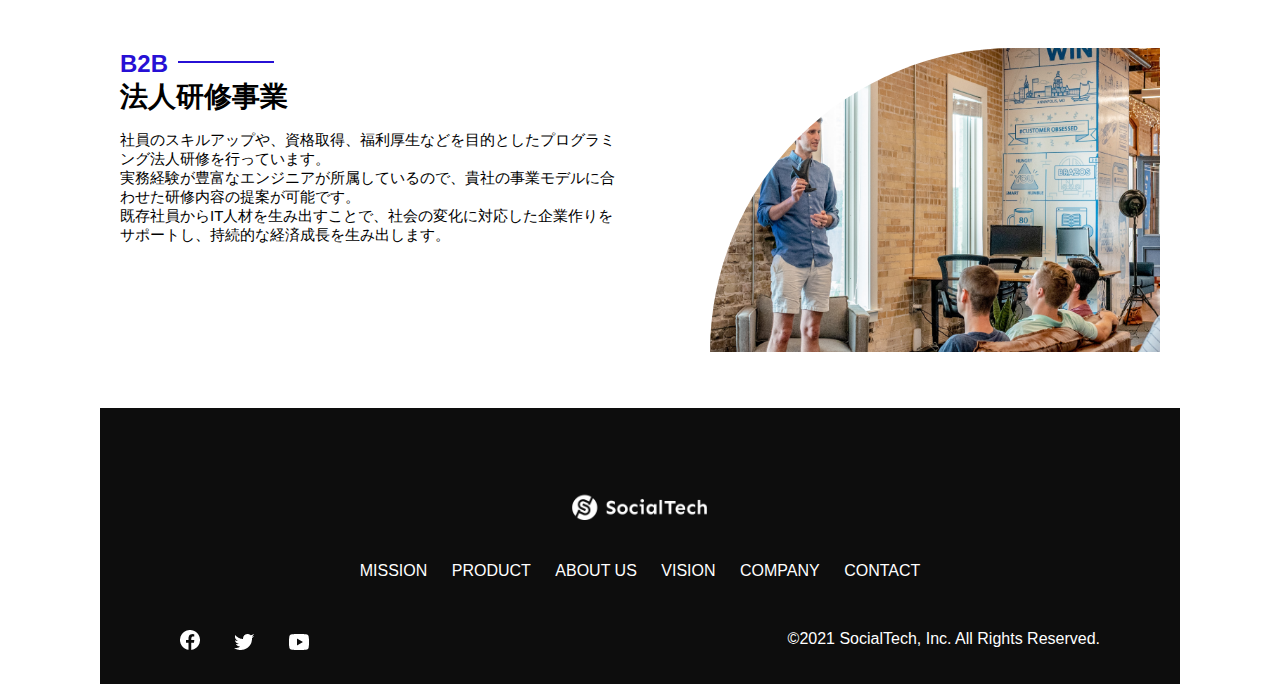
<file: product.html>
<!DOCTYPE html>
<html>
<head>
  <title>SocialTech -PRODUCT プロダクト-</title>
  <meta charset="UTF-8">
  <meta name="description" content="SocialTechの4つのプロダクトを紹介します">
  <meta name="viewport" content="width=device-width, initial-scale=1.0">
  <link rel="stylesheet" href="style.css">
</head>

<body>
  <!-- ヘッダー -->
  <header>
    <!-- ロゴ -->
    <a href="index.html" id="logo"><img src="images/logo.png" alt="トップページに戻る"></a>

    <!-- PC用ナビゲーション -->
    <nav id="nav-pc">
      <a href="mission.html">MISSION</a>
      <a href="product.html">PRODUCT</a>
      <a href="index.html#aboutus">ABOUT US</a>
      <a href="index.html#vision">VISION</a>
      <a href="index.html#company">COMPANY</a>
      <a href="index.html#contact">CONTACT</a>
    </nav>

    <!-- スマホ用メニューボタン -->
    <img id="menu-sp" src="images/button-menu.png" alt="ナビゲーションを開く" onclick="document.getElementById('nav-sp').style.display = 'block'">

    <!-- スマホ用ナビゲーション -->
    <nav id="nav-sp">
      <img id="close" src="images/button-close.png" alt="ナビゲーションを閉じる" onclick="document.getElementById('nav-sp').style.display = 'none'">
      <a id="logo-sp" href="index.html" onclick="document.getElementById('nav-sp').style.display = 'none'"><img
          src="images/logo-sp.png" alt="トップページに戻る"></a>
      <a class="menu" href="mission.html" onclick="document.getElementById('nav-sp').style.display = 'none'">MISSION</a>
      <a class="menu" href="product.html" onclick="document.getElementById('nav-sp').style.display = 'none'">PRODUCT</a>
      <a class="menu" href="index.html#aboutus" onclick="document.getElementById('nav-sp').style.display = 'none'">ABOUT
        US</a>
      <a class="menu" href="index.html#vision"
        onclick="document.getElementById('nav-sp').style.display = 'none'">VISION</a>
      <a class="menu" href="index.html#company"
        onclick="document.getElementById('nav-sp').style.display = 'none'">COMPANY</a>
      <a class="menu" href="index.html#contact"
        onclick="document.getElementById('nav-sp').style.display = 'none'">CONTACT</a>
      <div id="sns">
        <a href="https://www.facebook.com/sejuku2013"><img src="images/button-facebook.png" alt="Facebookのリンク"></a>
        <a href="https://twitter.com/samuraijuku"><img src="images/button-twitter.png" alt="Twitterのリンク"></a>
        <a href="https://www.youtube.com/channel/UCCFOQO5aDK0xXam4cUQXT8g"><img src="images/button-youtube.png" alt="YouTubeのリンク"></a>
      </div>
    </nav>
  </header>
  <main>
    <article>
        <section id="product-main">
            <div id="product-title">
              <h1>PRODUCT</h1>
              <span>プロダクト</span>
              <div>TOP > PRODUCT</div>
            </div>
          </section>
          <section class="product-section1">
            <img src="images/product/product-mantoman.png" alt="PCでコードを書く男性">
            <div>
              <h2 class="product-h2">MAN TO MAN</h2>
              <h3 class="product-h3">プログラミング教育</h3>
              <p>
                2013年より日本で唯一の専属講師によるマンツーマンのプログラミングレッスンを開始。AI/人工知能コース・エンジニア転職コース・ウェブデザインコースを開設し、ICT教育全般のマンツーマン指導で誰もが生産的で働きがいのある職に付けるサポートをしています。
                私たちは、創業当初からプログラミングを教えるのみならず、人生を変える手助けがしたい。という想いを大切にしてきました。<br>ITに強くなりたい、エンジニアになりたい、アプリを作りたい。そんな方々の想いを一緒に叶えるスクールでありたい。と考えています。<br>小中高生や女性、障害者向けのプログラムも用意し、質の高いICT教育をみんなに届けることで、貧困や不平等が無くなる社会を目指します。
              </p>
            </div>
          </section>
          <section class="product-section2">
            <div>
              <h2 class="product-h2">MEDIA</h2>
              <h3 class="product-h3">プログラミング学習メディア</h3>
              <p>2015年より「SocialTech
                Blog」としてオウンドメディアを設立し、2020年現在月間600万PVの日本最大級のプログラミング学習サイトへと成長しました。<br>新たにYouTubeチャンネルも開設し、無料で挫折せずにプログラミングを学べることを目指して、各チャネルで学習情報をやさしく発信。<br>独学でエンジニアを目指す人には無料で良質な記事や動画コンテンツを提供し、短期間でキャリアチェンジしたい人はマンツーマンレッスンを選択できるよう、各々の要望に合わせた学習機会を創出しています。
              </p>
            </div>
            <img src="images/product/product-media.png" alt="スマートフォンを操作する人">
          </section>
          <section class="product-section1">
            <img src="images/product/product-career.png" alt="笑顔で話し合う2人の男性">
            <div>
              <h2 class="product-h2">CAREER</h2>
              <h3 class="product-h3">人材紹介事業</h3>
              <p>
                「誰もがエンジニアになれる」を叶えるため未経験からエンジニアへ転職するまでの全ての過程をサポートします。<br>エンジニア転職に特化した履歴書や職務経歴書の書き方、面接対策を行い、豊富な求人の中から最適なキャリア選択を支援。<br>転職希望者の目標に寄り添って強みやアピールポイントを整理し、転職活動を通して自身の成長を実感できるキャリア支援を行なっています。<br>
              </p>
            </div>
          </section>
          <section class="product-section2">
            <div>
              <h2 class="product-h2">B2B</h2>
              <h3 class="product-h3">法人研修事業</h3>
              <p>
                社員のスキルアップや、資格取得、福利厚生などを目的としたプログラミング法人研修を行っています。<br>実務経験が豊富なエンジニアが所属しているので、貴社の事業モデルに合わせた研修内容の提案が可能です。<br>既存社員からIT人材を生み出すことで、社会の変化に対応した企業作りをサポートし、持続的な経済成長を生み出します。
              </p>
            </div>
            <img src="images/product/product-b2b.png" alt="講演中の男性とそれを聴く人々">
          </section>
    </article>
    <footer>
      <div id="footer-logo">
        <img src="images/logo-sp.png" alt="SocialTech">
      </div>
      <div id="footer-link">
        <a href="mission.html">MISSION</a>
        <a href="product.html">PRODUCT</a>
        <a href="index.html#aboutus">ABOUT US</a>
        <a href="index.html#vision">VISION</a>
        <a href="index.html#company">COMPANY</a>
        <a href="index.html#contact">CONTACT</a>
      </div>
      <div id="sns-footer">
        <a href="https://www.facebook.com/sejuku2013"><img src="images/button-facebook.png" alt="Facebookのリンク"></a>
        <a href="https://twitter.com/samuraijuku"><img src="images/button-twitter.png" alt="Twitterのリンク"></a>
        <a href="https://www.youtube.com/channel/UCCFOQO5aDK0xXam4cUQXT8g"><img src="images/button-youtube.png" alt="YouTubeのリンク"></a>
        <span id="copyright">&copy;2021 SocialTech, Inc. All Rights Reserved. </span>
      </div>
    </footer>
  </main>
</body>

</html>
</file>
<file: style.css>
/* PC、スマホ共通スタイル */
 body {
    font-family: "Source Sans Pro", "Hiragino Kaku Gothic ProN", Meiryo, Arial, sans-serif;
  }
  
  p {
    font-size: 15px;
  }

  /*================
 PC用のスタイル 
=================*/
@media screen and (min-width: 768px) {
  /* 横幅設定 */
  body {
    max-width: 1080px;
    min-width: 960px;
    margin: 0 auto 0 auto;
  }
  
  /* ヘッダー */
  header {
    display: flex;
    justify-content: space-between;
  }

    /* ナビゲーションのレイアウト */
    #nav-pc {
        font-size: 14px;
        padding-top: 15px;
      }
      
      /* ナビゲーションのリンクの装飾設定 */
      #nav-pc > a {
        text-decoration: none;
        margin-left: 20px;
      }
      #nav-pc > a:link {
        color: #0d0d0d;
      }
      #nav-pc > a:visited {
        color: #0d0d0d;
      }
      #nav-pc > a:hover {
        color: #0d0d0d;
        text-decoration: underline;
      }
      #nav-pc > a:active {
        color: #0d0d0d;
      }

        /* スマホ用ナビを非表示 */
   #nav-sp,
   #menu-sp {
     display: none;
   }

       /* メインビジュアル*/
  #main-visual {
    position: relative;
    height: 400px;
  }

  #main-message {
    position: absolute;
    top: 0;
    left: 0;
    background-color: #2710d5;
    color: #ffffff;
    border-radius: 0 0 476px 0;
    max-width: 620px;
    height: 100%;
    width: 100%;
    z-index: 11;
  }

  #main-message > h1 {
    font-size: 60px;
    font-weight: bold;
    margin: 100px 0 0 50px;
  }
  #main-message > p { 
    font-size: 28px;
    margin: 0 0 0 50px;
  }

  #main-visual > img {
    max-width: 620px;
    border-radius: 476px 0 0 0;
    position: absolute;
    top: 0;
    right: 0;
    z-index: 10;
  }

    /* 見出し */
    h2 {
        margin: 40px 0 0 0;
      }
      
      h2::after {
        content: url("images/line.png");
        margin-left: 10px;
      }
      
      h3 {
        font-size: 27px;
      }

        /* ミッション */
  #mission {
    margin: 80px auto 80px auto;
    width: 100%;
  }
  
  #mission-flex {
    width: 100%;
    display: flex;
  }

  #mission-flex > div {
    width: 50%;
    margin: 20px;
  }
  
  #mission-photo {
    width: 100%;
  }
  
  #s2dgs {
    margin-top: 50px;
    width: 100%;
  }
  /* プロダクト */
  #product {
    background-color: #fafafa;
    margin: 80px 0 80px 0;
    padding: 10px 40px 0px 40px;
  }
  
  /* 外枠 */
  #product > div {
    margin-top: 40px;
    display: flex;
  }
  
  /* 左のカラム */
  #product-left {
    width: 50%;
    margin-right: 20px;
  }
  
  /* 右のカラム */
  #product-right {
    width: 50%;
    margin-left: 20px;
    margin-top: 80px;
  }
  
  /* 画像＋説明の枠 */
  #product-left > div {
    position: relative;
    height: 480px;
    margin-right: 20px;
  }
  #product-right > div {
    position: relative;
    height: 480px;
    margin-left: 20px;
  }
 /* 画像 */
 .product-photo {
  width: 100%;
 }
  /* 説明文の枠 */
  .product-explain {
    background-color: #ffffff;
    position: absolute;
    left: 0;
    top: 280px;
    margin: 0 40px 0 40px;
    padding: 20px;
    box-shadow: 5px 5px 10px rgba(0, 0, 0, 0.05);
  }
  
  /* 説明文の英語 */
  .product-explain > span {
    color: #2710d5;
    font-weight: bold;
    font-size: 16px;
    margin: 0;
  }
  
  /* 説明文の見出し */
  .product-explain > h3 {
    font-size: 20px;
    margin: 5px 0 5px 0;
  }
  
  /* 説明文 */
  .product-explain > p {
    font-size: 14px;
    margin: 0;
  }
  
  /* 「もっとみる」ボタン */
  #product-more {
    margin: 0 auto -42px auto;
  }
  /* ABOUT US */
  #aboutus {
    margin: 80px auto 80px auto;
  }
  
  /* 3つの組織文化と画像を入れる枠 */
  #aboutus > div {
    display: flex;
  }
    /* 画像 */
    .culture-img {
      width: 100%;
      align-self: flex-start;
    }
    
    .culture-img2 {
      margin-top: 50px;
      width: 100%;
    }
      /* 3つの組織文化の表 */
  .culture-table {
    margin-right: 50px;
  }
    /* 番号 */
    .culture-num {
      font-size: 80px;
      color: #2710d5;
      margin: 0 20px 0 0;
    }
    
    /* 組織文化英語 */
    .culture-en {
      color: #2710d5;
      font-weight: bold;
      font-size: 24px;
      display: block;
    }
    
    /* 組織文化日本語 */
    .culture-jp {
      font-size: 28px;
      font-weight: bold;
    }
    
    /* 説明文 */
    .culture-description {
      margin: 0;
    }
      /* ビジョン */
  #vision {
    margin: 80px auto 80px auto;
  }
  
  /* セクション内の外枠 */
  #vision > div {
    width: 100%;
    display: flex;
    justify-content: space-between;
    flex-wrap: wrap;
  }
  
  /* 7つの行動指針の枠 */
  .vision-box {
    width: 300px;
    height: 300px;
    margin-bottom: 30px;
    position: relative;
  }
  .vision-box > img {
    width: 100%;
    height: auto;
    position: absolute;
    top: 0;
    left: 0;
    z-index: 30;
  }
  
  .vision-box > span {
    position: absolute;
    top: 0;
    left: 0;
    z-index: 31;
    margin-right: 20px;
  }
  
  .vision-box > span > h4 {
    color: #2710d5;
    font-size: 19px;
    margin: 80px 0 0 0;
  }
  
  .vision-box > span > h4::first-letter {
    font-size: 40px;
  }
  
  .vision-box > span > h5 {
    font-size: 20px;
    margin: 0 0 0 0;
  }
  
  .vision-box > span > p {
    margin: 10px 0 0 0;
  }
  /* 会社概要 */
  #company {
    margin: 80px auto 80px auto;
  }
  #company-table {
    width: 100%;
  }
 
  .tableheader {
    text-align: left;
    padding: 20px;
    border-bottom-color: #2710d5;
    border-bottom-width: 1px;
    border-bottom-style: solid;
    width: 100px;
  }
 
  .tableheader-first {
    text-align: left;
    padding: 20px;
    border-bottom-color: #2710d5;
    border-bottom-width: 1px;
    border-bottom-style: solid;
    border-top-color: #2710d5;
    border-top-width: 1px;
    border-top-style: solid;
    width: 100px;
  }
 
  .cell {
    padding: 30px;
    border-bottom-color: #ececec;
    border-bottom-width: 1px;
    border-bottom-style: solid;
  }
 
  .cell-first {
    padding: 30px;
    border-bottom-color: #ececec;
    border-bottom-width: 1px;
    border-bottom-style: solid;
    border-top-color: #ececec;
    border-top-width: 1px;
    border-top-style: solid;
  }
  #company > iframe {
    width: 100%;
    height: 368px;
    margin-top: 40px;
  }
    /* お問い合わせ */
    #contact {
      margin: 80px auto 80px auto;
    }
    
    /* 外枠 */
    #contact > form > div {
      display: flex;
      flex-direction: row;
      flex-wrap: wrap;
      padding-bottom: 30px;
    }
    /* 左列の見出し */
    .contact-heading {
      width: 240px;
      align-self: center;
    }
    /* 見出しのラベル */
    .contact-label {
      font-weight: bold;
    }
    /* 必須 */
    .contact-span {
      color: #ce2222;
      margin: 0 0 0 20px;
      font-weight: bold;
    }
      /* テキストボックス */
  .contact-textbox {
    border-top: 0;
    border-left: 0;
    border-right: 0;
    border-bottom-width: 1px;
    border-bottom-color: #707070;
    border-bottom-style: solid;
    background-color: #fafafa;
    width: 400px;
    height: 56px;
  }
  /* お問い合わせ内容のテキストエリア */
  .contact-textarea {
    border-top: 0;
    border-left: 0;
    border-right: 0;
    border-bottom-width: 1px;
    border-bottom-color: #707070;
    border-bottom-style: solid;
    background-color: #fafafa;
    width: 400px;
    height: 200px;
  }
    /* 個人情報の取り扱い */
    details {
      width: 700px;
    }
    details > div {
      background-color: #fafafa;
      padding: 20px;
    } 
    details > div > span {
      font-weight: bold;
    }
     /* フッター */
  footer {
    background-color: #0d0d0d;
    text-align: center;
    padding: 80px 80px 30px 80px;
  }
  
  #footer-logo {
    margin-bottom: 30px;
  }
  #footer-link {
    margin-bottom: 50px;
  }
  #footer-link > a {
    text-decoration: none;
    margin: 10px;
  }
  #footer-link > a:link {
    color: #ffffff;
  }
  #footer-link > a:visited {
    color: #ffffff;
  }
  #footer-link > a:hover {
    color: #ffffff;
    text-decoration: underline;
  }
  #footer-link > a:active {
    color: #ffffff;
  }
  #sns-footer {
    text-align: left;
    width: 100%;
  }
 
  #sns-footer > a {
    margin-right: 30px;
  }
  
  #copyright {
    color: #ffffff;
    float: right;
  }

       /* mission.html用スタイル */
   /* ミッションのメインビジュアル */
   #mission-main {
    height: 496px;
    width: 100%;
    background-image: url("images/mission/mission-main.png");
    background-repeat: no-repeat;
    background-position-y: center;
  }

  #mission-title {
    background-color: #2710d5;
    width: 368px;
    color: #ffffff;
    height: 496px;
    border-radius: 0 248px 248px 0;
    position: relative;
  }

  #mission-title > h1 {
    position: absolute;
    top: 0;
    left: 100px;
    font-size: 80px;
  }

  #mission-title > span {
    position: absolute;
    top: 200px;
    left: 100px;
    font-size: 26px;
  }

  #mission-title > div {
    position: absolute;
    top: 350px;
    left: 100px;
    font-size: 16px;
  }

  #mission-s2dgs {
    width: 100%;
    margin: 20px;
  }

  .mission-h2 {
    color: #2710d5;
    font-size: 40px;
  }

  .mission-h2::after {
    content: none;
  }

  #mission-5goals {
    margin: 20px;
    display: flex;
  }

  #mission-5goals > div {
    flex-grow: 1;
    padding: 20px;
  }

  #mission-5goals > div > div {
    margin-bottom: 40px;
  }

  .fivegoals-image-right {
    float: right;
    margin: 20px;
  }

  .fivegoals-image-left {
    float: left;
    margin: 20px;
  }

  .fivegoals-number {
    color: #2710d5;
    font-size: 48px;
    margin: 0;
  }

  .fivegoals-h3 {
    font-size: 28px;
    margin: 0;
  }

  .fivegoals-p {
    margin: 0;
  }

     /* プロダクトページ */
     #product-main {
      height: 496px;
      width: 100%;
      background-image: url("images/product/product-main.png");
      background-repeat: no-repeat;
      background-position-y: center;
    }
  
    #product-title {
      background-color: #2710d5;
      width: 368px;
      color: #ffffff;
      height: 496px;
      border-radius: 0 248px 248px 0;
      position: relative;
    }
    #product-title > h1 {
      position: absolute;
      top: 0;
      left: 100px;
      font-size: 80px;
    }
  
    #product-title > span {
      position: absolute;
      top: 200px;
      left: 100px;
      font-size: 26px;
    }
  
    #product-title > div {
      position: absolute;
      top: 350px;
      left: 100px;
      font-size: 16px;
    }

       /* セクション1 */
   .product-section1 {
    position: relative;
    margin: 20px;
    height: 340px;
  }

  .product-section1 > img {
    position: absolute;
    top: 0;
    left: 0;
    width: 450px;
    margin: 0 40px 30px 0;
    border-radius: 0 432px 0 0;
  }

  .product-section1 > div {
    position: absolute;
    top: 0;
    left: 480px;
  }

  /* セクション2 */
  .product-section2 {
    position: relative;
    margin: 20px;
    height: 340px;
  }

  .product-section2 > img {
    position: absolute;
    top: 0;
    right: 0;
    width: 450px;
    margin: 0 0 30px 40px;
    border-radius: 432px 0 0 0;
  }

  .product-section2 > div {
    width: 500px;
    position: absolute;
    top: 0;
    left: 0;
  }

  .product-h2 {
    color: #2710d5;
    font-size: 24px;
    margin: 0;
  }

  .product-h3 {
    font-size: 28px;
    margin: 0;
  }
}
  /*====================
  スマートフォン用のスタイル
  =====================*/
  @media screen and (max-width: 767px) {
    body {
      min-width: 375px;
      margin: 0;
    }
  
    /* PC用ナビゲーション非表示 */
    #nav-pc {
      display: none;
    }
  
    /* ハンバーガーメニュー */
    #menu-sp {
      float: right;
      padding: 0;
    }
       /* スマホ用ナビゲーションの表示切替 */
   /* 初期状態、レイアウトと非表示設定 */
   #nav-sp {
    background-color: #2710d5;
    position: absolute;
    left: 0;
    top: 0;
    height: 100%;
    width: 100%;
    display: none;
    z-index: 100;
  }
    /* ×ボタン */
    #close {
      position: absolute;
      top: 20px;
      right: 20px;
    }
  
    /* ナビゲーションメニュー用ロゴ */
    #logo-sp {
      margin: 80px 0 30px 20px;
    }
      /* ナビゲーションのリンクの装飾設定 */
   #nav-sp > a {
    display: block;
  }
  #nav-sp > a:link {
    color: #ffffff;
  }
  #nav-sp > a:visited {
    color: #ffffff;
  }
  #nav-sp > a:hover {
    color: #ffffff;
    text-decoration: underline;
  }
  #nav-sp > a:active {
    color: #ffffff;
  }
  #nav-sp > .menu {
    text-decoration: none;
    display: block;
    margin: 0 20px 0 20px;
    height: 44px;
    font-size: 16px;
    background-image: url("images/arrow.png");
    background-repeat: no-repeat;
    background-position: right top;
  }
  #sns {
    position: absolute;
    bottom: 20px;
    left: 20px;
  }
  #sns > a {
    margin-right: 30px;
  }

    /* メインビジュアル */
    #main-visual {
      position: relative;
      height: 470px;
      width: 100%;
      overflow: hidden;
    }
    #main-visual > div {
      position: absolute;
      top: 0;
      left: 0;
      background-color: #2710d5;
      color: white;
      border-radius: 0 0 476px 0;
      text-align: center;
      height: 280px;
      width: 100%;
      z-index: 11;
    }
    #main-visual > div > h1 {
      font-size: 28px;
      margin: 90px 0 0 0;
    }
  
    #main-visual > div > p {
      margin: 0;
    }
  
    #main-visual > img {
      width: 100%;
      border-radius: 476px 0 0 0;
      z-index: 10;
      position: absolute;
      bottom: 0;
      right: 0;
    }

        /* 見出し */
        h2::after {
          content: url("images/line.png");
          margin-left: 10px;
        }
    
        h3 {
          font-size: 24px;
          margin: 10px 0 0 0;
        }

           /* ミッション */
   #mission {
    margin: 20px;
  }

  #mission-photo {
    width: 100%;
  }

  #s2dgs {
    width: 100%;
  }

     /* プロダクト */
     #product {
      background-color: #fafafa;
      padding-top: 10px;
    }
  
    #product h2 {
      margin-left: 20px;
    }
    /* 外枠 */
    /* 左右のカラム　スマホでは縦並び */
    #product-left,
    #product-right {
      margin-right: 20px;
      margin-left: 20px;
    }

       /* 画像＋説明の枠 */
   #product-left > div,
   #product-right > div {
     position: relative;
     height: 540px;
   }
 
   /* 説明文の枠 */
   .product-explain {
     background-color: #ffffff;
     position: absolute;
     left: 0;
     bottom: 50px;
     padding: 20px;
     box-shadow: 5px 5px 10px rgba(0, 0, 0, 0.05);
   }
 
   .product-explain > span {
     color: #2710d5;
     font-weight: bold;
     font-size: 16px;
     margin: 0px;
   }
 
   .product-explain > h3 {
     margin: 10px 0 10px 0;
   }

      /* 画像 */
      .product-photo {
        width: 100%;
      }
    
      #product-more > img {
        margin: 0 0 -42px 20px;
      }

         /* ABOUT US */
   #aboutus {
    margin: 80px 20px 80px 20px;
  }

  #aboutus > div {
    display: flex;
    flex-direction: column;
  }

  .culture-table {
    width: 100%;
    padding-right: 20px;
    order: 2;
  }
  .culture-img {
    width: 100%;
    order: 1;
  }

  .culture-img2 {
    width: 100%;
  }

  .culture-num {
    font-size: 80px;
    color: #2710d5;
  }

  .culture-en {
    color: #2710d5;
    font-weight: bold;
    font-size: 24px;
    display: block;
  }

  .culture-jp {
    display: block;
  }

  .culture-description {
    margin: 0;
  }
  
     /* ビジョン */
     #vision {
      margin: 80px 20px 80px 20px;
    }
  
    .vision-box {
      width: 300px;
      height: 300px;
      margin-bottom: 30px;
      position: relative;
    }
  
    .vision-box > img {
      width: 100%;
      height: auto;
      position: absolute;
      top: 0;
      left: 0;
      z-index: 30;
    }

    .vision-box > span {
      position: absolute;
      top: 0;
      left: 0;
      z-index: 31;
      margin-right: 20px;
    }
  
    .vision-box > span > h4 {
      color: #2710d5;
      font-size: 19px;
      margin: 60px 0 0 0;
    }
  
    .vision-box > span > h5 {
      font-size: 20px;
      margin: 0 0 0 0;
    }
    .vision-box > span > p {
      margin: 10px 0 0 0;
    }

       /* 会社概要 */
   #company {
    margin: 0 20px 0 20px;
  }

  #company > h3 {
    margin-bottom: 20px;
  }

  #company > table {
    width: 100%;
  }

  .tableheader-first {
    text-align: left;
    padding: 20px;
    border-bottom-color: #2710d5;
    border-bottom-width: 1px;
    border-bottom-style: solid;
    border-top-color: #2710d5;
    border-top-width: 1px;
    border-top-style: solid;
    width: 50px;
  }
  .tableheader {
    text-align: left;
    padding: 20px;
    border-bottom-color: #2710d5;
    border-bottom-width: 1px;
    border-bottom-style: solid;
    width: 50px;
  }

  .cell {
    padding: 20px;
    border-bottom-color: #ececec;
    border-bottom-width: 1px;
    border-bottom-style: solid;
  }
  .cell-first {
    padding: 20px;
    border-bottom-color: #ececec;
    border-bottom-width: 1px;
    border-bottom-style: solid;
    border-top-color: #ececec;
    border-top-width: 1px;
    border-top-style: solid;
  }

  #company > iframe {
    width: 100%;
    height: 240px;
    margin: 40px 0 0 0;
  }
  
     /* お問い合わせ */
     #contact {
      margin: 80px 20px 80px 20px;
    }
  
    #contact > h3 {
      margin-bottom: 20px;
    }
  
    #contact > form > div {
      margin-bottom: 20px;
    }
  
    .contact-heading {
      margin-bottom: 20px;
    }

      /* ラベル */
   .contact-label {
    font-weight: bold;
  }

  /* 必須 */
  .contact-span {
    color: #ce2222;
    margin: 0 0 0 20px;
    font-weight: bold;
  }

  .contact-textbox {
    height: 56px;
    border-top: 0;
    border-left: 0;
    border-right: 0;
    background-color: #fafafa;
    border-bottom-color: #707070;
    border-bottom-width: 1px;
    border-style: solid;
    min-width: 300px;
    width: 100%;
  }

  .contact-textarea {
    height: 150px;
    border-top: 0;
    border-left: 0;
    border-right: 0;
    background-color: #fafafa;
    width: 100%;
  }

  .radiobutton {
    margin-bottom: 20px;
  }

  .radiobutton + label::after {
    content: "\A";
    white-space: pre;
  }

    /* フッター */
    footer {
      background-color: #0d0d0d;
      padding: 30px 20px 50px 20px;
    }
  
    #footer-logo {
      margin-bottom: 30px;
    }

    #footer-link {
      margin-bottom: 50px;
    }
    #footer-link > a {
      text-decoration: none;
      margin: 0 20px 30px 0;
      display: block;
      background-image: url("images/arrow.png");
      background-repeat: no-repeat;
      background-position: right top;
    }
    #footer-link > a:link {
      color: #ffffff;
    }
    #footer-link > a:visited {
      color: #ffffff;
    }
    #footer-link > a:hover {
      color: #ffffff;
      text-decoration: underline;
    }
    #footer-link > a:active {
      color: #ffffff;
    }

    #sns-footer > a {
      margin-right: 30px;
  }

  #copyright {
      font-size: 12px;
      display: block;
      margin-top: 30px;
      color: #ffffff;
  }

     /* mission.html用スタイル */
   /* ミッションのメインビジュアル */
   #mission-main {
    height: 256px;
    width: 100%;
    background-image: url("images/mission/mission-main.png");
    background-repeat: no-repeat;
    background-position-y: center;
    background-size: auto 208px;
  }

  #mission-title {
    background-color: #2710d5;
    width: 136px;
    color: #ffffff;
    height: 256px;
    border-radius: 0 248px 248px 0;
    position: relative;
  }
  #mission-title > h1 {
    position: absolute;
    top: 0;
    left: 20px;
    font-size: 40px;
  }

  #mission-title > span {
    position: absolute;
    top: 110px;
    left: 20px;
    font-size: 18px;
  }

  #mission-title > div {
    position: absolute;
    top: 180px;
    left: 20px;
    font-size: 13px;
  }

     /* ミッションページ　S2DGSの設定 */
     #mission-s2dgs {
      margin: 20px;
    }
  
    .mission-h2 {
      color: #2710d5;
      font-size: 38px;
      margin: 0px;
    }
  
    .mission-h2::after {
      content: none;
    }
  
    #mission-s2dgs > img {
      width: 100%;
    }

       /* ミッションページ　5Goalsの設定 */
   #mission-5goals {
    margin: 20px;
  }

  #mission-5goals > div > div {
    margin-bottom: 40px;
  }

  #s2dgs-image {
    width: 100%;
  }
  .fivegoals-image-right {
    margin: 20px auto 20px auto;
    display: block;
  }

  .fivegoals-image-left {
    margin: 20px auto 20px auto;
    display: block;
  }

  .fivegoals-number {
    color: #2710d5;
    font-size: 48px;
    margin: 0;
  }

  .fivegoals-h3 {
    font-size: 28px;
    margin: 0;
  }
  .fivegoals-p {
    margin: 0;
  }

     /* プロダクトページ */
     #product-main {
      height: 256px;
      width: 100%;
      background-image: url("images/product/product-main.png");
      background-repeat: no-repeat;
      background-position-y: center;
      background-size: auto 208px;
    }
    #product-title {
      background-color: #2710d5;
      width: 136px;
      color: #ffffff;
      height: 256px;
      border-radius: 0 248px 248px 0;
      position: relative;
    }
    #product-title > h1 {
      position: absolute;
      top: 0;
      left: 20px;
      font-size: 40px;
    }
    #product-title > span {
      position: absolute;
      top: 110px;
      left: 20px;
      font-size: 18px;
    }
    #product-title > div {
      position: absolute;
      top: 180px;
      left: 20px;
      font-size: 13px;
    }

    .product-section1 {
      margin: 20px;
    }
  
    .product-section1 > img {
      width: 100%;
      border-radius: 0 300px 0 0;
    }
    
    .product-section2 {
      margin: 20px;
      display: flex;
      flex-direction: column;
    }
  
    .product-section2 > img {
      order: 1;
      width: 100%;
      border-radius: 300px 0 0 0;
    }
  
    .product-section2 > div {
      order: 2;
    }
  
    .product-h2 {
      color: #2710d5;
      font-size: 24px;
      margin: 0;
    }
  
    .product-h3 {
      font-size: 28px;
      margin: 0;
    }
  }
</file>
